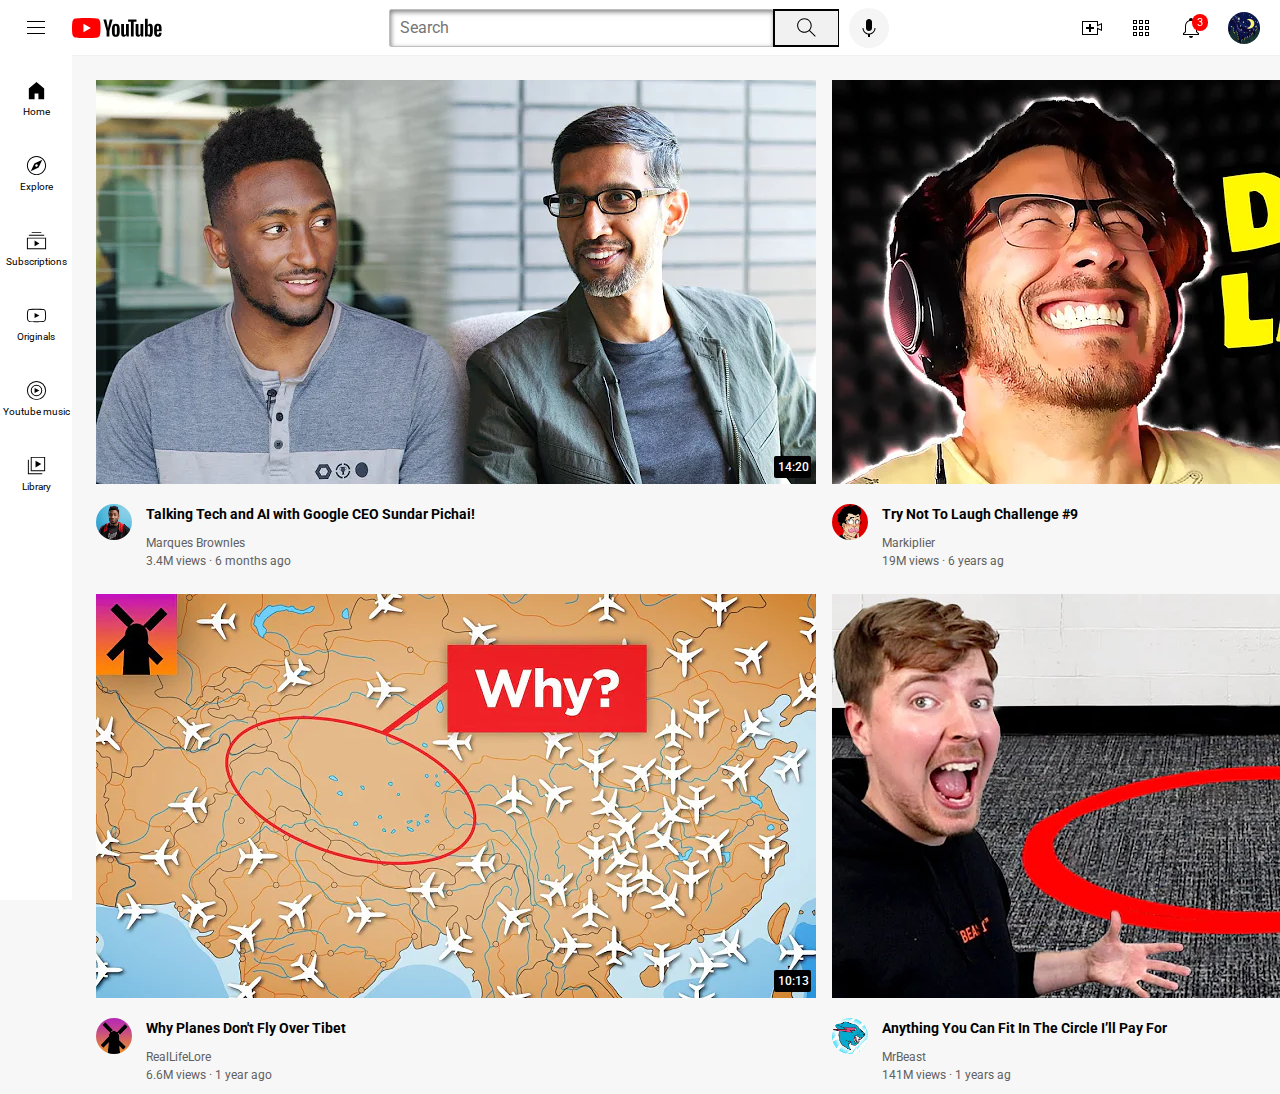
<file: index.html>
<!DOCTYPE html>

<head>
  <title>
    youtube.com clone
  </title>
  <link rel="preconnect" href="https://fonts.googleapis.com">
  <link rel="preconnect" href="https://fonts.gstatic.com" crossorigin>
  <link href="https://fonts.googleapis.com/css2?family=Roboto:wght@400;500;700&display=swap" rel="stylesheet">
 
  <link rel="stylesheet" href="styles/general.css">
  <link rel="stylesheet" href="styles/header.css">
  <link rel="stylesheet" href="styles/video.css">
  <link rel="stylesheet" href="styles/sidebar.css">

</head>

<body>
  <div class="header">
    <div class="lef-sec">
      <img class="hambu-menu" src="icons/hamburger-menu.svg" >
      <img class="youtu-logo" src="icons/youtube-logo.svg">
    </div>
    <div class="mid-sec"><input class="sea" type="text" placeholder="Search">
      <button class="search-bu">
        <img class="sea-bu" src="icons/search.svg">
        <div class="tooltip">Search</div>
      </button>
      <button class="voic-bu">
        <img class="vo-se" src="icons/voice-search-icon.svg">
        <div class="tooltip">Search with your voice</div>
      </button>
    </div>
    <div class="rig-sec">
      <div class="uplod-ico-con"><img class="upl-ic" src="icons/upload.svg" > <div class="tooltip">Create</div></div>
     <div class="you-ic"> <img class="ypu-ap" src="icons/youtube-apps.svg"><div class="tooltip">Youtube Apps</div></div>
      <div class="notif-con">
       <div class="not-ic"> <img class="not-sv" src="icons/notifications.svg" ><div class="tooltip">Notification</div></div>
        <div class="notifi-cout">3</div>
      </div>
      <img class="myc-an" src="channel/download.png">
    </div>

  </div>

 <div class="sidebar">
  <div class="sidebar-link"><img src="icons/notifications home.svg"><div>Home</div></div> 
  <div class="sidebar-link"><img src="icons/explore.svg"><div>Explore</div></div> 
  <div class="sidebar-link"><img src="icons/subscriptions.svg"><div>Subscriptions</div></div> 
  <div class="sidebar-link"><img src="icons/originals.svg"><div>Originals</div></div> 
  <div class="sidebar-link"><img src="icons/youtube-music.svg"><div>Youtube music</div></div> 
  <div class="sidebar-link"><img src="icons/library.svg"><div>Library</div></div> 
 </div>
  <div class="vi-gr">
    <div class="div">
      <div class="thumbnail"> <img class=" thumbnail" src="thumbnail/thumbnail-1.webp">
        <div class="video-time">14:20</div>
      </div>
      <div class="vi-in-gr">
        <div class="chpic">
          <img class="profi" src="channel/channel-1.jpeg">
        </div>
        <div class="vifo">
          <p class="titel">
            Talking Tech and AI with Google CEO Sundar Pichai!
          </p>
          <p class="author"> Marques Brownles
          </p>
          <p class="view">3.4M views · 6 months ago
          </p>
        </div>
      </div>
    </div>


    <div class="div">
      <div class="thumbnail"> <img class=" thumbnail" src="thumbnail/thumbnail-2.webp">
        <div class="video-time">8:22</div>
      </div>
      <div class="vi-in-gr">
        <div class="chpic">
          <img class="profi" src="channel/channel-2.jpeg">
        </div>
        <div class="vifo">
          <p class="titel">
            Try Not To Laugh Challenge #9
          </p>
          <p class="author"> Markiplier
          </p>
          <p class="view">19M views · 6 years ag
          </p>
        </div>
      </div>
    </div>

    <div class="div">
      <div class="thumbnail"> <img class=" thumbnail" src="thumbnail/thumbnail-3.webp">
        <div class="video-time">9:13</div>
      </div>
      <div class="vi-in-gr">
        <div class="chpic">
          <img class="profi" src="channel/channel-3.jpeg">
        </div>
        <div class="vifo">
          <p class="titel">
            Crazy Tik Toks Taken Moments Before DISASTER
          </p>
          <p class="author"> SSSniperWolf
          </p>
          <p class="view">12M views · 1 year  ago
          </p>
        </div>
      </div>
    </div>


    <div class="div">
      <div class="thumbnail"> <img class=" thumbnail" src="thumbnail/thumbnail-4.webp">
        <div class="video-time">22:09</div>
      </div>
      <div class="vi-in-gr">
        <div class="chpic">
          <img class="profi" src="channel/channel-4.jpeg">
        </div>
        <div class="vifo">
          <p class="titel">
            The Simplest Math Problem No One Can Solve - Collatz Conjecture
          </p>
          <p class="author"> Veritasium
          </p>
          <p class="view">18M views · 4 months ago
          </p>
        </div>
      </div>
    </div>

    <div class="div">
      <div class="thumbnail"> <img class=" thumbnail" src="thumbnail/thumbnail-7.webp">
        <div class="video-time">10:13</div>
      </div>
      <div class="vi-in-gr">
        <div class="chpic">
          <img class="profi" src="channel/channel-7.jpeg">
        </div>
        <div class="vifo">
          <p class="titel">
            Why Planes Don't Fly Over Tibet
          </p>
          <p class="author"> RealLifeLore
          </p>
          <p class="view">6.6M views · 1 year ago
          </p>
        </div>
      </div>
    </div>


    <div class="div">
      <div class="thumbnail"> <img class=" thumbnail" src="thumbnail/thumbnail-6.webp">
        <div class="video-time">19:59</div>
      </div>
      <div class="vi-in-gr">
        <div class="chpic">
          <img class="profi" src="channel/channel-6.jpeg">
        </div>
        <div class="vifo">
          <p class="titel">
            Anything You Can Fit In The Circle I’ll Pay For
          </p>
          <p class="author"> MrBeast
          </p>
          <p class="view">141M views · 1 years ag
          </p>
        </div>
      </div>
    </div>
  </div>


</body>

</html>
</file>
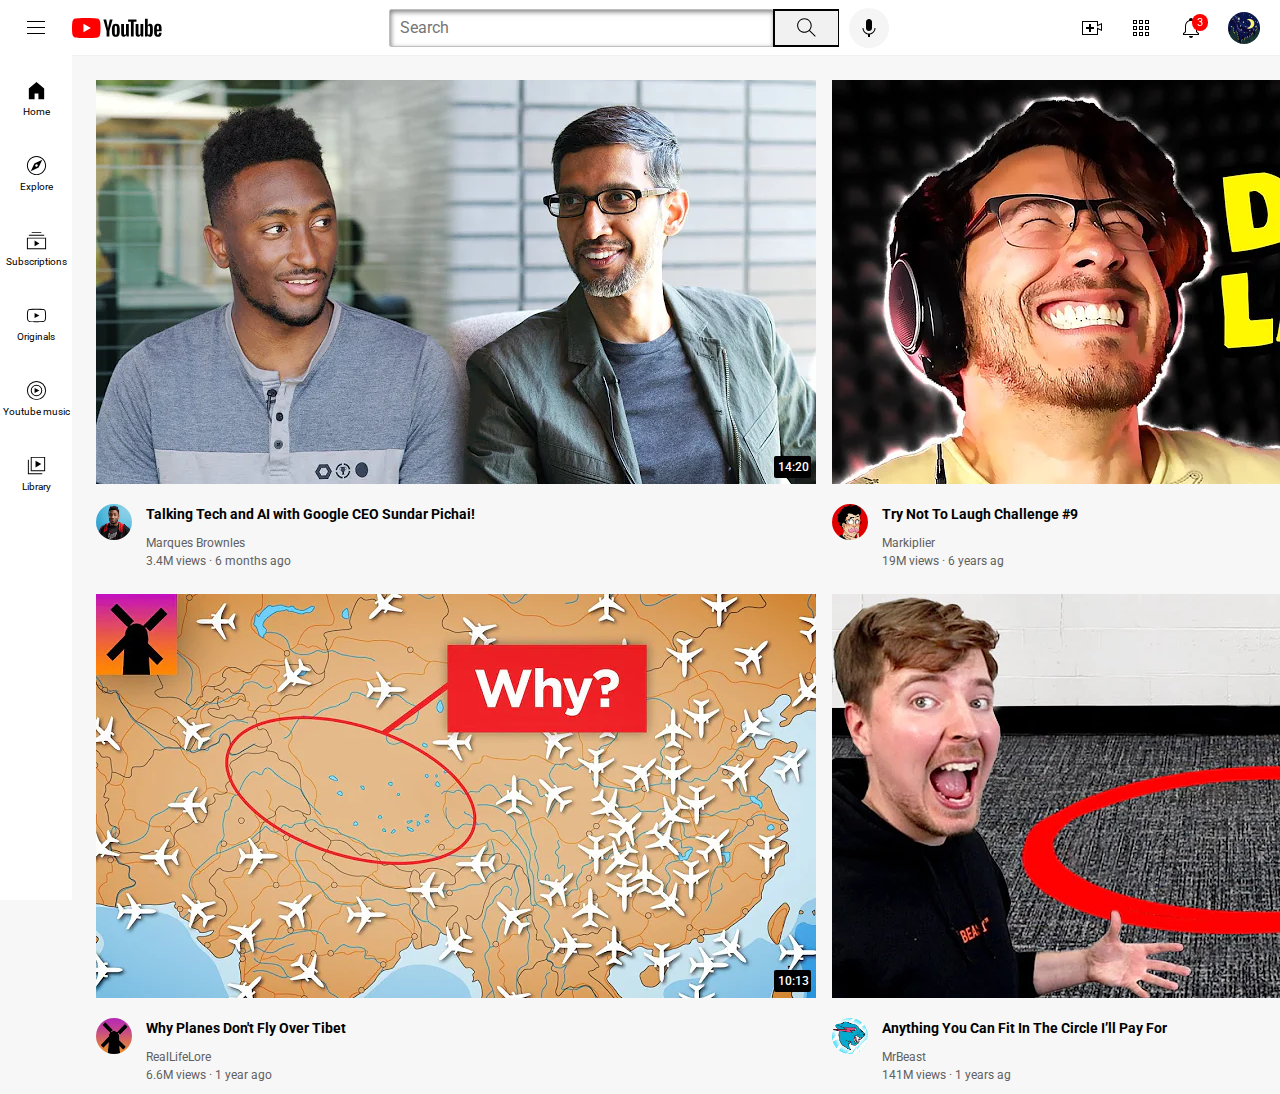
<file: youtube.html>
<!DOCTYPE html>

<head>
  <title>
    youtube.com clone
  </title>
  <link rel="preconnect" href="https://fonts.googleapis.com">
  <link rel="preconnect" href="https://fonts.gstatic.com" crossorigin>
  <link href="https://fonts.googleapis.com/css2?family=Roboto:wght@400;500;700&display=swap" rel="stylesheet">
 
  <link rel="stylesheet" href="styles/general.css">
  <link rel="stylesheet" href="styles/header.css">
  <link rel="stylesheet" href="styles/video.css">
  <link rel="stylesheet" href="styles/sidebar.css">

</head>

<body>
  <div class="header">
    <div class="lef-sec">
      <img class="hambu-menu" src="icons/hamburger-menu.svg" >
      <img class="youtu-logo" src="icons/youtube-logo.svg">
    </div>
    <div class="mid-sec"><input class="sea" type="text" placeholder="Search">
      <button class="search-bu">
        <img class="sea-bu" src="icons/search.svg">
        <div class="tooltip">Search</div>
      </button>
      <button class="voic-bu">
        <img class="vo-se" src="icons/voice-search-icon.svg">
        <div class="tooltip">Search with your voice</div>
      </button>
    </div>
    <div class="rig-sec">
      <div class="uplod-ico-con"><img class="upl-ic" src="icons/upload.svg" > <div class="tooltip">Create</div></div>
     <div class="you-ic"> <img class="ypu-ap" src="icons/youtube-apps.svg"><div class="tooltip">Youtube Apps</div></div>
      <div class="notif-con">
       <div class="not-ic"> <img class="not-sv" src="icons/notifications.svg" ><div class="tooltip">Notification</div></div>
        <div class="notifi-cout">3</div>
      </div>
      <img class="myc-an" src="channel/download.png">
    </div>

  </div>

 <div class="sidebar">
  <div class="sidebar-link"><img src="icons/notifications home.svg"><div>Home</div></div> 
  <div class="sidebar-link"><img src="icons/explore.svg"><div>Explore</div></div> 
  <div class="sidebar-link"><img src="icons/subscriptions.svg"><div>Subscriptions</div></div> 
  <div class="sidebar-link"><img src="icons/originals.svg"><div>Originals</div></div> 
  <div class="sidebar-link"><img src="icons/youtube-music.svg"><div>Youtube music</div></div> 
  <div class="sidebar-link"><img src="icons/library.svg"><div>Library</div></div> 
 </div>
  <div class="vi-gr">
    <div class="div">
      <div class="thumbnail"> <img class=" thumbnail" src="thumbnail/thumbnail-1.webp">
        <div class="video-time">14:20</div>
      </div>
      <div class="vi-in-gr">
        <div class="chpic">
          <img class="profi" src="channel/channel-1.jpeg">
        </div>
        <div class="vifo">
          <p class="titel">
            Talking Tech and AI with Google CEO Sundar Pichai!
          </p>
          <p class="author"> Marques Brownles
          </p>
          <p class="view">3.4M views · 6 months ago
          </p>
        </div>
      </div>
    </div>


    <div class="div">
      <div class="thumbnail"> <img class=" thumbnail" src="thumbnail/thumbnail-2.webp">
        <div class="video-time">8:22</div>
      </div>
      <div class="vi-in-gr">
        <div class="chpic">
          <img class="profi" src="channel/channel-2.jpeg">
        </div>
        <div class="vifo">
          <p class="titel">
            Try Not To Laugh Challenge #9
          </p>
          <p class="author"> Markiplier
          </p>
          <p class="view">19M views · 6 years ag
          </p>
        </div>
      </div>
    </div>

    <div class="div">
      <div class="thumbnail"> <img class=" thumbnail" src="thumbnail/thumbnail-3.webp">
        <div class="video-time">9:13</div>
      </div>
      <div class="vi-in-gr">
        <div class="chpic">
          <img class="profi" src="channel/channel-3.jpeg">
        </div>
        <div class="vifo">
          <p class="titel">
            Crazy Tik Toks Taken Moments Before DISASTER
          </p>
          <p class="author"> SSSniperWolf
          </p>
          <p class="view">12M views · 1 year  ago
          </p>
        </div>
      </div>
    </div>


    <div class="div">
      <div class="thumbnail"> <img class=" thumbnail" src="thumbnail/thumbnail-4.webp">
        <div class="video-time">22:09</div>
      </div>
      <div class="vi-in-gr">
        <div class="chpic">
          <img class="profi" src="channel/channel-4.jpeg">
        </div>
        <div class="vifo">
          <p class="titel">
            The Simplest Math Problem No One Can Solve - Collatz Conjecture
          </p>
          <p class="author"> Veritasium
          </p>
          <p class="view">18M views · 4 months ago
          </p>
        </div>
      </div>
    </div>

    <div class="div">
      <div class="thumbnail"> <img class=" thumbnail" src="thumbnail/thumbnail-7.webp">
        <div class="video-time">10:13</div>
      </div>
      <div class="vi-in-gr">
        <div class="chpic">
          <img class="profi" src="channel/channel-7.jpeg">
        </div>
        <div class="vifo">
          <p class="titel">
            Why Planes Don't Fly Over Tibet
          </p>
          <p class="author"> RealLifeLore
          </p>
          <p class="view">6.6M views · 1 year ago
          </p>
        </div>
      </div>
    </div>


    <div class="div">
      <div class="thumbnail"> <img class=" thumbnail" src="thumbnail/thumbnail-6.webp">
        <div class="video-time">19:59</div>
      </div>
      <div class="vi-in-gr">
        <div class="chpic">
          <img class="profi" src="channel/channel-6.jpeg">
        </div>
        <div class="vifo">
          <p class="titel">
            Anything You Can Fit In The Circle I’ll Pay For
          </p>
          <p class="author"> MrBeast
          </p>
          <p class="view">141M views · 1 years ag
          </p>
        </div>
      </div>
    </div>
  </div>


</body>

</html>
</file>
<file: styles/general.css>
p {
  font-family: Roboto, Arial;
  margin-top: 0;
  margin-bottom: o;
}

body{
  margin: 0;
  padding-top: 80px;
  padding-left: 96px;
  padding-right: 24px;
  background-color: rgb(247, 247, 247);
}
</file>
<file: styles/header.css>
.header{
  height: 55px;
  
  display: flex;
  flex-direction: row;
  justify-content: space-between;

  position: fixed;
  top: 0;
  left: 0;
  right: 0;
  z-index: 100;

  background-color: white;
  border-bottom-width: 1px;
  border-bottom-style: solid;
  border-bottom-color: rgb(241, 241, 241);
}

.lef-sec{
  display: flex;
  align-items: center;
}
.hambu-menu{
  height: 24px;
  margin-left: 24px;
  margin-right: 24px;

}
.youtu-logo{
  height: 20px;
}

.mid-sec{
 
  flex: 1;
  margin-left: 70px;
  margin-right: 35px;
  max-width: 500px;
  display: flex;
  align-items: center;
}

.sea{
  flex: 1;
  height: 34px;
  padding-left: 10px;
  font-size: 16px;
  border-width: 1px;
  border-style: solid;
  border-color: rgb(192, 192, 192);
  border-radius: 2px;
  box-shadow: inset 1px 2px 5px rgba(0, 0, 0, 0.5);
  width: 0;
}

.sea::placeholder{
  font-family: Roboto, Arial;
  font-size: 16px;
}

.search-bu{
  height: 38px;
  width: 66px;
  background-color: rgb(240, 240, 240);
  border-right: 1px;
  border-style: solid;
  background-color: rgb(241, 241, 241);
  margin-left: -1px;
  margin-right: 10px;
  
}

.search-bu,
.voic-bu,
.uplod-ico-con,
.you-ic,
.not-ic{
  display: flex;
  justify-content: center;
  align-items: center;
  position: relative;
}

.search-bu .tooltip,
.voic-bu .tooltip,
.uplod-ico-con .tooltip,
.you-ic .tooltip,
.not-ic .tooltip{
  font-family: Roboto, Arial;
  position: absolute;
  background-color: gray;
  color: white;
  padding-top: 4px;
  padding-bottom: 4px;
  padding-left: 4px;
  padding-right: 4px;
  border-radius: 2px;
  font-size: 12px;
  bottom: -30px;
  opacity: 0;
  transition: opacity 0.15s ;
  pointer-events: none;
  white-space: nowrap;
}

.search-bu:hover .tooltip,
.voic-bu:hover .tooltip,
.uplod-ico-con:hover .tooltip,
.you-ic:hover .tooltip,
.not-ic:hover .tooltip{
  opacity: 1;
}

.sea-bu{
  height: 25px;
  
}

.voic-bu{
  height: 40px;
  width: 40px;
  border-radius: 20px;
  border: none;
  background-color: rgb(245, 245, 245);
}

.vo-se{
  height: 24px;
}


.rig-sec{
  width: 180px;
  margin-right: 20px;
  display: flex;
  align-items: center;
  justify-content: space-between;
  flex-shrink: 0;
}


.upl-ic{
  height: 24px;
}

.ypu-ap{
  height: 24px;
}

.not-sv{
  height: 24px;
}

.notif-con{
  position: relative;
}

.notifi-cout{
  position: absolute;
  top: -2px;
  right: -5px;
  background-color: red;
  color: white;
  font-family: Roboto, Arial;
  font-size: 11px;
  padding-left: 5px;
  padding-right: 5px;
  padding-top: 2px;
  padding-bottom: 2px;
  border-radius: 10px;
}

.myc-an{
  height: 32px;
  border-radius: 16px;
}
</file>
<file: styles/video.css>
.titel {
  margin-top: 0px;
  font-size: 14px;
  font-weight: bold;
  line-height: 20px;
  margin-bottom: 12px;
}


.author {
  display: block;
  font-size: 12px;
  color: rgb(96, 96, 96);
  margin-bottom: 4px;
}

.view {
  display: block;
  font-size: 12px;
  color: rgb(96, 96, 96);
}

.vi-in-gr {
  display: grid;
  grid-template-columns: 50px 1fr;
}

.chpic{
  vertical-align: top;

}

.profi {
  width: 36px;
  border-radius: 50px;

}

.thumbnail {
  margin-bottom: 8px;
  position: relative;

}

.vi-gr {
  display: grid;
  grid-template-columns: 1fr 1fr 1fr;
  column-gap: 16px;
  row-gap: 14px;
}

@media (max-width: 600px) {
  .vi-gr{
    grid-template-columns: 1fr 1fr;
  }

}

@media (min-width: 751px) and (max-width: 999px){
  .vi-gr{
    grid-template-columns: 1fr 1fr 1fr;
  }
}

@media (min-width: 1000px){
  .vi-gr{
    grid-template-columns: 1fr 1fr 1fr 1fr;
  }
}

.video-time{
  font-family: Roboto, Arial;
  font-size: 12px;
  font-weight: 500;
  padding-left: 4px;
  padding-right: 2px;
  padding-top: 4px;
  padding-bottom: 4px;
  border-radius: 2px;
  background-color: black;
  color: white;
  position: absolute;
  bottom: 18px;
  right: 5px;
}
</file>
<file: styles/sidebar.css>
.sidebar{
  position: fixed;
  left: 0;
  bottom: 0;
  top: 55px;
  background-color: white;
  width: 72px;
  z-index: 200;
  padding-top: 5px;
}

.sidebar-link{
  height: 75px;
  display: flex;
  justify-content: center;
  align-items: center;
  flex-direction: column;
  cursor: pointer;
}

.sidebar-link:hover{
  background-color: lightgray;
}

.sidebar-link img {
  height: 23px;
  margin-bottom: 4px;
}

.sidebar-link div{
  font-family: Roboto, Arial;
  font-size: 10px;
}
</file>
